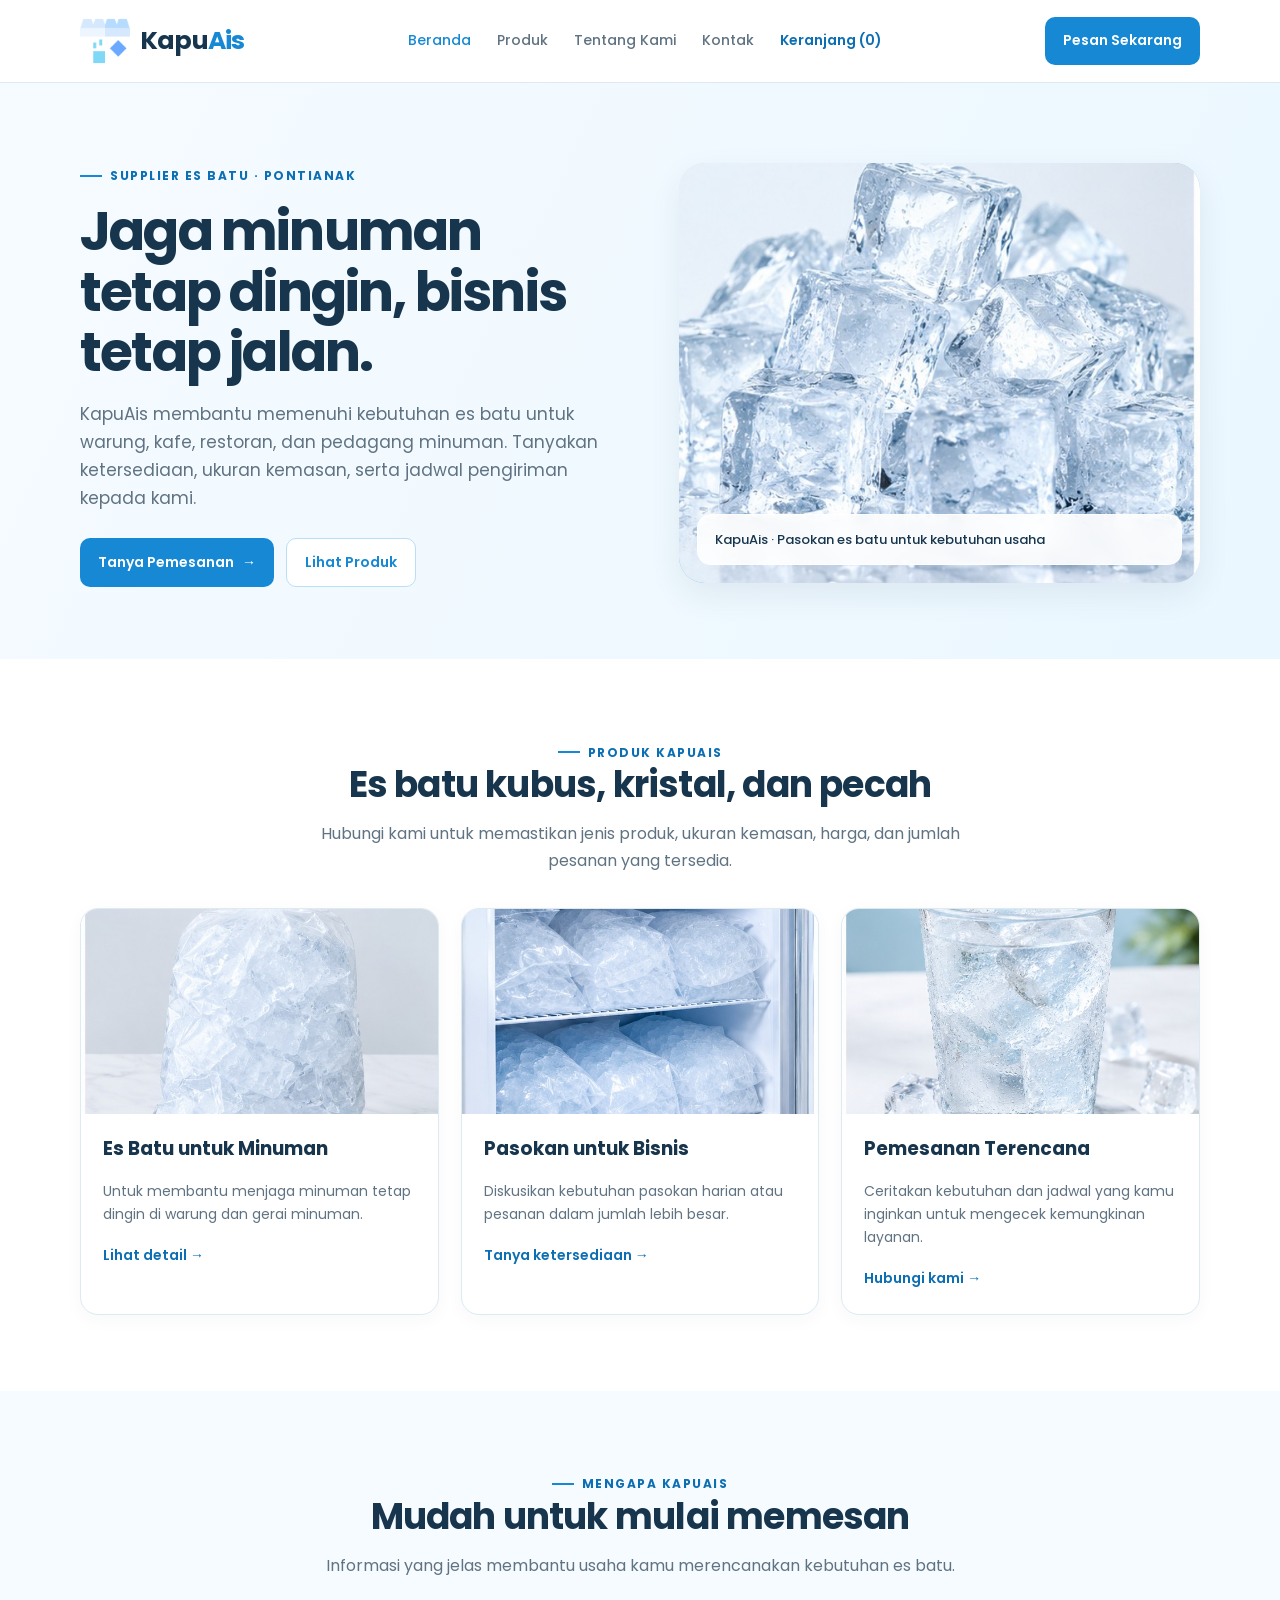
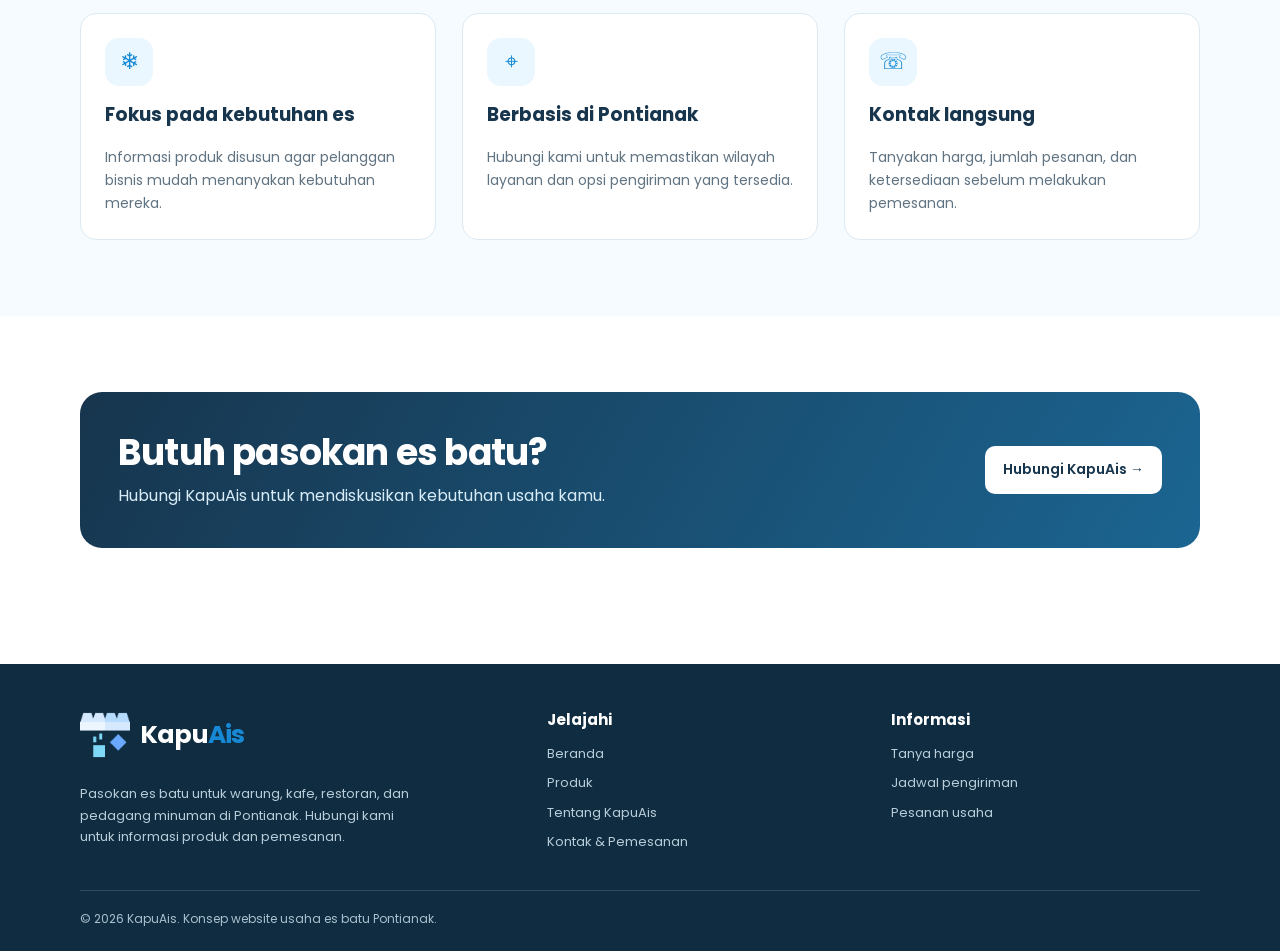
<file: KapuAis-Website-Final/KAPUAIS/index.html>
<!DOCTYPE html>
<html lang="id">
<head>
  <meta charset="UTF-8">
  <meta name="viewport" content="width=device-width, initial-scale=1.0">
  <meta name="description" content="KapuAis, pasokan es batu untuk warung, kafe, restoran, dan pedagang minuman di Pontianak.">
  <meta name="theme-color" content="#1688d4">
  <title>Beranda | KapuAis</title>
  <link rel="preconnect" href="https://fonts.googleapis.com">
  <link rel="preconnect" href="https://fonts.gstatic.com" crossorigin>
  <link href="https://fonts.googleapis.com/css2?family=Poppins:wght@400;500;600;700&display=swap" rel="stylesheet">
  <link rel="stylesheet" href="style.css">
</head>
<body>
<header class="site-header">
  <div class="container nav-wrap">
    <a class="brand" href="index.html" aria-label="KapuAis beranda">
    <img src="images/logokapuais.jpeg" alt="" width="50px">
      <span class="brand-name">Kapu<span>Ais</span></span>
    </a>
    <nav aria-label="Navigasi utama"><a href="index.html" class="active">Beranda</a>
<a href="store.html" class="">Produk</a>
<a href="about.html" class="">Tentang Kami</a>
<a href="contact.html" class="">Kontak</a><a href="cart.html" class="cart-nav">Keranjang (<span data-cart-count>0</span>)</a></nav>
    <a class="btn" href="contact.html">Pesan Sekarang</a>
  </div>
</header>
<main>

<section class="hero">
  <div class="container hero-grid">
    <div>
      <span class="eyebrow">Supplier es batu · Pontianak</span>
      <h1>Jaga minuman tetap dingin, bisnis tetap jalan.</h1>
      <p class="lead">KapuAis membantu memenuhi kebutuhan es batu untuk warung, kafe, restoran, dan pedagang minuman. Tanyakan ketersediaan, ukuran kemasan, serta jadwal pengiriman kepada kami.</p>
      <div class="button-row">
        <a class="btn" href="contact.html">Tanya Pemesanan <span aria-hidden="true">→</span></a>
        <a class="btn btn-outline" href="store.html">Lihat Produk</a>
      </div>
    </div>
    <div class="hero-photo">
      <img src="images/ice-cubes.jpg" alt="Es batu bening KapuAis">
      <div class="photo-note">KapuAis · Pasokan es batu untuk kebutuhan usaha</div>
    </div>
  </div>
</section>
<section class="section">
  <div class="container">
    <div class="section-head">
      <span class="eyebrow">Produk KapuAis</span>
      <h2>Es batu kubus, kristal, dan pecah</h2>
      <p>Hubungi kami untuk memastikan jenis produk, ukuran kemasan, harga, dan jumlah pesanan yang tersedia.</p>
    </div>
    <div class="cards">
      <article class="card">
        <div class="card-image"><img src="images/ice-bag.jpg" alt="Es batu dalam kemasan"></div>
        <div class="card-body"><h3>Es Batu untuk Minuman</h3><p>Untuk membantu menjaga minuman tetap dingin di warung dan gerai minuman.</p><a class="text-link" href="store.html">Lihat detail →</a></div>
      </article>
      <article class="card">
        <div class="card-image"><img src="images/ice-stock.jpg" alt="Persediaan es batu untuk usaha"></div>
        <div class="card-body"><h3>Pasokan untuk Bisnis</h3><p>Diskusikan kebutuhan pasokan harian atau pesanan dalam jumlah lebih besar.</p><a class="text-link" href="contact.html">Tanya ketersediaan →</a></div>
      </article>
      <article class="card">
        <div class="card-image"><img src="images/ice-glass.jpg" alt="Es batu untuk minuman dingin"></div>
        <div class="card-body"><h3>Pemesanan Terencana</h3><p>Ceritakan kebutuhan dan jadwal yang kamu inginkan untuk mengecek kemungkinan layanan.</p><a class="text-link" href="contact.html">Hubungi kami →</a></div>
      </article>
    </div>
  </div>
</section>
<section class="section section-soft">
  <div class="container">
    <div class="section-head"><span class="eyebrow">Mengapa KapuAis</span><h2>Mudah untuk mulai memesan</h2><p>Informasi yang jelas membantu usaha kamu merencanakan kebutuhan es batu.</p></div>
    <div class="features">
      <article class="feature"><div class="feature-icon">❄</div><h3>Fokus pada kebutuhan es</h3><p>Informasi produk disusun agar pelanggan bisnis mudah menanyakan kebutuhan mereka.</p></article>
      <article class="feature"><div class="feature-icon">⌖</div><h3>Berbasis di Pontianak</h3><p>Hubungi kami untuk memastikan wilayah layanan dan opsi pengiriman yang tersedia.</p></article>
      <article class="feature"><div class="feature-icon">☏</div><h3>Kontak langsung</h3><p>Tanyakan harga, jumlah pesanan, dan ketersediaan sebelum melakukan pemesanan.</p></article>
    </div>
  </div>
</section>
<section class="section">
  <div class="container"><div class="cta"><div><h2>Butuh pasokan es batu?</h2><p>Hubungi KapuAis untuk mendiskusikan kebutuhan usaha kamu.</p></div><a class="btn" href="contact.html">Hubungi KapuAis →</a></div></div>
</section>

</main>
<footer class="site-footer">
  <div class="container">
    <div class="footer-grid">
      <div>
        <a class="brand" href="index.html"><img src="images/logokapuais.jpeg" alt="" width="50px"><span class="brand-name">Kapu<span>Ais</span></span></a>
        <p>Pasokan es batu untuk warung, kafe, restoran, dan pedagang minuman di Pontianak. Hubungi kami untuk informasi produk dan pemesanan.</p>
      </div>
      <div>
        <h3>Jelajahi</h3>
        <div class="footer-links">
          <a href="index.html">Beranda</a><a href="store.html">Produk</a><a href="about.html">Tentang KapuAis</a><a href="contact.html">Kontak & Pemesanan</a>
        </div>
      </div>
      <div>
        <h3>Informasi</h3>
        <div class="footer-links">
          <a href="contact.html">Tanya harga</a><a href="contact.html">Jadwal pengiriman</a><a href="contact.html">Pesanan usaha</a>
        </div>
      </div>
    </div>
    <div class="copyright">© 2026 KapuAis. Konsep website usaha es batu Pontianak.</div>
  </div>
</footer>

<script src="shop.js"></script>
</body>
</html>
</file>
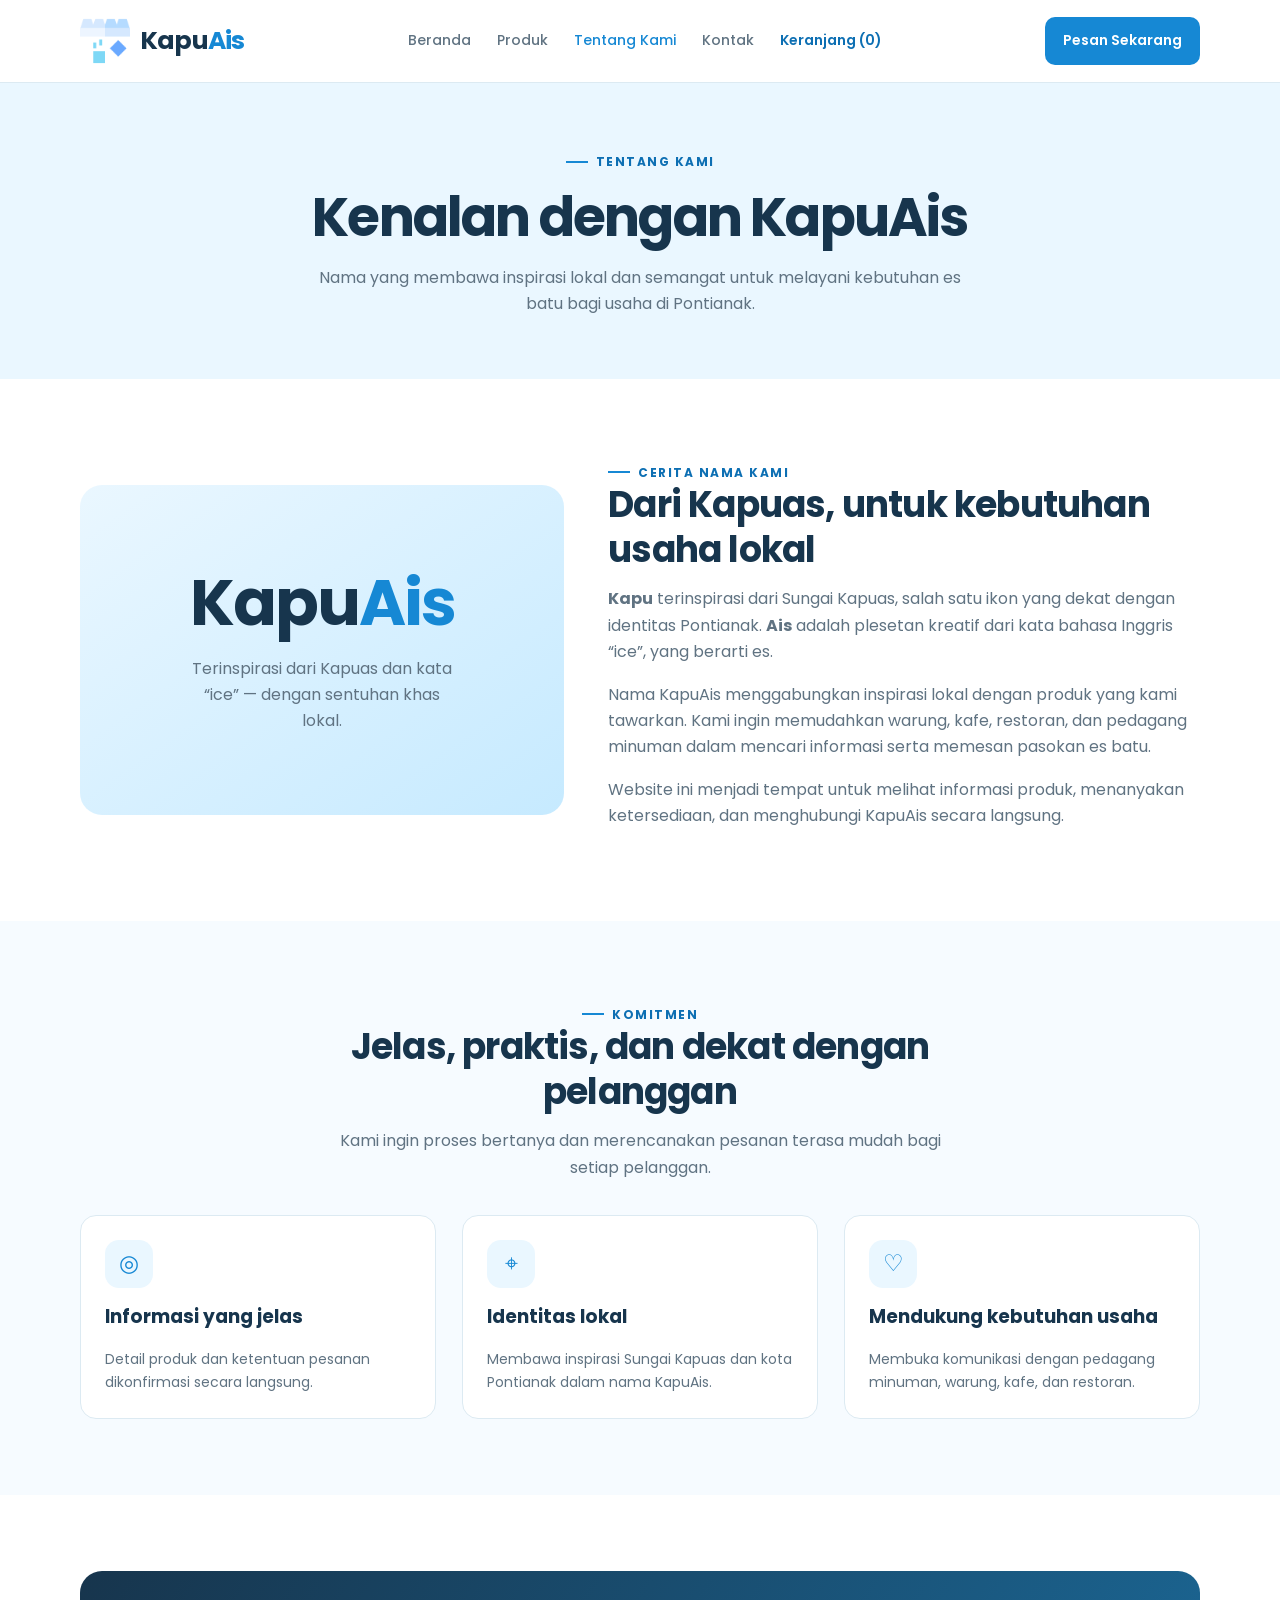
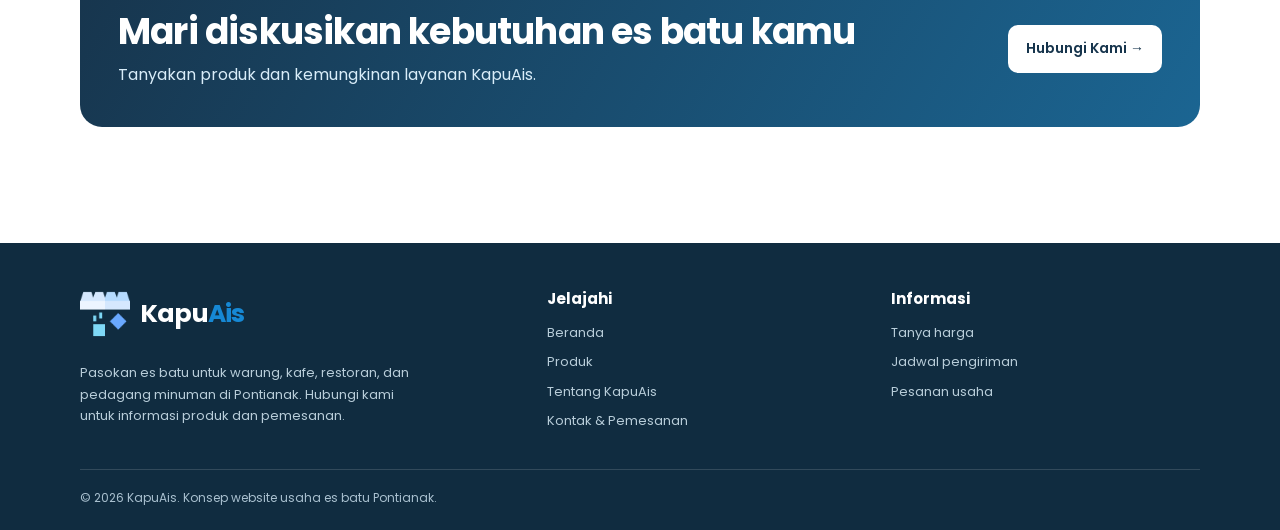
<file: KapuAis-Website-Final/KAPUAIS/about.html>
<!DOCTYPE html>
<html lang="id">
<head>
  <meta charset="UTF-8">
  <meta name="viewport" content="width=device-width, initial-scale=1.0">
  <meta name="description" content="Cerita nama KapuAis yang terinspirasi Sungai Kapuas dan ice.">
  <meta name="theme-color" content="#1688d4">
  <title>Tentang Kami | KapuAis</title>
  <link rel="preconnect" href="https://fonts.googleapis.com">
  <link rel="preconnect" href="https://fonts.gstatic.com" crossorigin>
  <link href="https://fonts.googleapis.com/css2?family=Poppins:wght@400;500;600;700&display=swap" rel="stylesheet">
  <link rel="stylesheet" href="style.css">
</head>
<body>
<header class="site-header">
  <div class="container nav-wrap">
    <a class="brand" href="index.html" aria-label="KapuAis beranda">
      <img src="images/logokapuais.jpeg" alt="" width="50px">
      <span class="brand-name">Kapu<span>Ais</span></span>
    </a>
    <nav aria-label="Navigasi utama"><a href="index.html" class="">Beranda</a>
<a href="store.html" class="">Produk</a>
<a href="about.html" class="active">Tentang Kami</a>
<a href="contact.html" class="">Kontak</a><a href="cart.html" class="cart-nav">Keranjang (<span data-cart-count>0</span>)</a></nav>
    <a class="btn" href="contact.html">Pesan Sekarang</a>
  </div>
</header>
<main>

<section class="page-hero"><div class="container"><span class="eyebrow">Tentang Kami</span><h1>Kenalan dengan KapuAis</h1><p>Nama yang membawa inspirasi lokal dan semangat untuk melayani kebutuhan es batu bagi usaha di Pontianak.</p></div></section>
<section class="section">
  <div class="container">
    <div class="about-grid">
      <div class="about-visual"><div class="big-brand">Kapu<span>Ais</span></div><p>Terinspirasi dari Kapuas dan kata “ice” — dengan sentuhan khas lokal.</p></div>
      <div class="about-copy"><span class="eyebrow">Cerita nama kami</span><h2>Dari Kapuas, untuk kebutuhan usaha lokal</h2><p><strong>Kapu</strong> terinspirasi dari Sungai Kapuas, salah satu ikon yang dekat dengan identitas Pontianak. <strong>Ais</strong> adalah plesetan kreatif dari kata bahasa Inggris “ice”, yang berarti es.</p><p>Nama KapuAis menggabungkan inspirasi lokal dengan produk yang kami tawarkan. Kami ingin memudahkan warung, kafe, restoran, dan pedagang minuman dalam mencari informasi serta memesan pasokan es batu.</p><p>Website ini menjadi tempat untuk melihat informasi produk, menanyakan ketersediaan, dan menghubungi KapuAis secara langsung.</p></div>
    </div>
  </div>
</section>
<section class="section section-soft">
  <div class="container">
    <div class="section-head"><span class="eyebrow">Komitmen</span><h2>Jelas, praktis, dan dekat dengan pelanggan</h2><p>Kami ingin proses bertanya dan merencanakan pesanan terasa mudah bagi setiap pelanggan.</p></div>
    <div class="features">
      <article class="feature"><div class="feature-icon">◎</div><h3>Informasi yang jelas</h3><p>Detail produk dan ketentuan pesanan dikonfirmasi secara langsung.</p></article>
      <article class="feature"><div class="feature-icon">⌖</div><h3>Identitas lokal</h3><p>Membawa inspirasi Sungai Kapuas dan kota Pontianak dalam nama KapuAis.</p></article>
      <article class="feature"><div class="feature-icon">♡</div><h3>Mendukung kebutuhan usaha</h3><p>Membuka komunikasi dengan pedagang minuman, warung, kafe, dan restoran.</p></article>
    </div>
  </div>
</section>
<section class="section"><div class="container"><div class="cta"><div><h2>Mari diskusikan kebutuhan es batu kamu</h2><p>Tanyakan produk dan kemungkinan layanan KapuAis.</p></div><a class="btn" href="contact.html">Hubungi Kami →</a></div></div></section>

</main>
<footer class="site-footer">
  <div class="container">
    <div class="footer-grid">
      <div>
        <a class="brand" href="index.html"><img src="images/logokapuais.jpeg" alt="" width="50px"><span class="brand-name">Kapu<span>Ais</span></span></a>
        <p>Pasokan es batu untuk warung, kafe, restoran, dan pedagang minuman di Pontianak. Hubungi kami untuk informasi produk dan pemesanan.</p>
      </div>
      <div>
        <h3>Jelajahi</h3>
        <div class="footer-links">
          <a href="index.html">Beranda</a><a href="store.html">Produk</a><a href="about.html">Tentang KapuAis</a><a href="contact.html">Kontak & Pemesanan</a>
        </div>
      </div>
      <div>
        <h3>Informasi</h3>
        <div class="footer-links">
          <a href="contact.html">Tanya harga</a><a href="contact.html">Jadwal pengiriman</a><a href="contact.html">Pesanan usaha</a>
        </div>
      </div>
    </div>
    <div class="copyright">© 2026 KapuAis. Konsep website usaha es batu Pontianak.</div>
  </div>
</footer>

<script src="shop.js"></script>
</body>
</html>
</file>
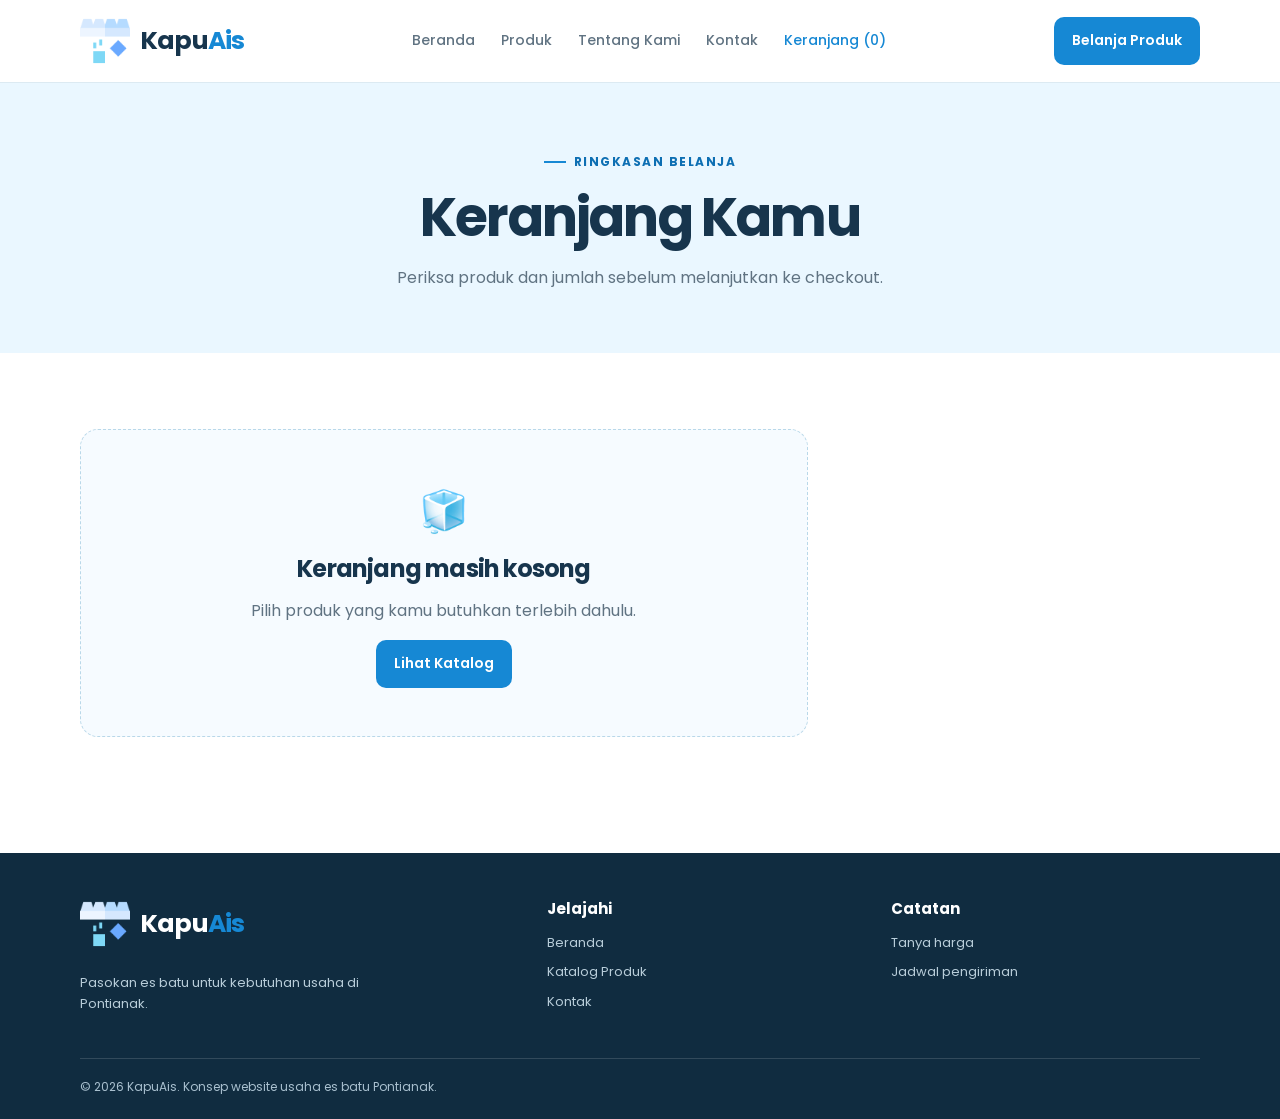
<file: KapuAis-Website-Final/KAPUAIS/cart.html>
<!DOCTYPE html>
<html lang="id">

<head>
    <meta charset="UTF-8">
    <meta name="viewport" content="width=device-width, initial-scale=1.0">
    <meta name="theme-color" content="#1688d4">
    <title>Keranjang | KapuAis</title>
    <link rel="preconnect" href="https://fonts.googleapis.com">
    <link rel="preconnect" href="https://fonts.gstatic.com" crossorigin>
    <link href="https://fonts.googleapis.com/css2?family=Poppins:wght@400;500;600;700&display=swap" rel="stylesheet">
    <link rel="stylesheet" href="style.css">
</head>

<body>
    <header class="site-header">
        <div class="container nav-wrap"><a class="brand" href="index.html"><img src="images/logokapuais.jpeg" alt="" width="50px"><span
                    class="brand-name">Kapu<span>Ais</span></span></a>
            <nav aria-label="Navigasi utama"><a href="index.html">Beranda</a><a href="store.html">Produk</a><a
                    href="about.html">Tentang Kami</a><a href="contact.html">Kontak</a><a href="cart.html"
                    class="active">Keranjang (<span data-cart-count>0</span>)</a></nav><a class="btn"
                href="store.html">Belanja Produk</a>
        </div>
    </header>
    <main>
        <section class="page-hero">
            <div class="container"><span class="eyebrow">Ringkasan Belanja</span>
                <h1>Keranjang Kamu</h1>
                <p>Periksa produk dan jumlah sebelum melanjutkan ke checkout.</p>
            </div>
        </section>
        <section class="section">
            <div class="container cart-layout">
                <div id="cartItems" class="cart-items" aria-live="polite"></div>
                <aside id="cartSummary" class="cart-summary" hidden>
                    <h2>Ringkasan</h2>
                    <div class="summary-row"><span>Total produk</span><strong id="cartTotal">Rp0</strong></div>
                    <p class="form-help"><span id="cartPriceNote">Harga produk dan ongkir akan dikonfirmasi admin
                            sebelum pesanan dipastikan.</span></p><a class="btn btn-full" href="checkout.html">Lanjut
                        Checkout →</a><a class="text-link continue-shopping" href="store.html">← Lanjut belanja</a>
                </aside>
            </div>
        </section>
    </main>
    <footer class="site-footer">
        <div class="container">
            <div class="footer-grid">
                <div><a class="brand" href="index.html"><img src="images/logokapuais.jpeg" alt="" width="50px"><span
                            class="brand-name">Kapu<span>Ais</span></span></a>
                    <p>Pasokan es batu untuk kebutuhan usaha di Pontianak.</p>
                </div>
                <div>
                    <h3>Jelajahi</h3>
                    <div class="footer-links"><a href="index.html">Beranda</a><a href="store.html">Katalog Produk</a><a
                            href="contact.html">Kontak</a></div>
                </div>
                <div>
                    <h3>Catatan</h3>
                    <div class="footer-links"><a href="contact.html">Tanya harga</a><a href="contact.html">Jadwal
                            pengiriman</a></div>
                </div>
            </div>
            <div class="copyright">© 2026 KapuAis. Konsep website usaha es batu Pontianak.</div>
        </div>
    </footer>
    <script src="shop.js"></script>
</body>

</html>
</file>
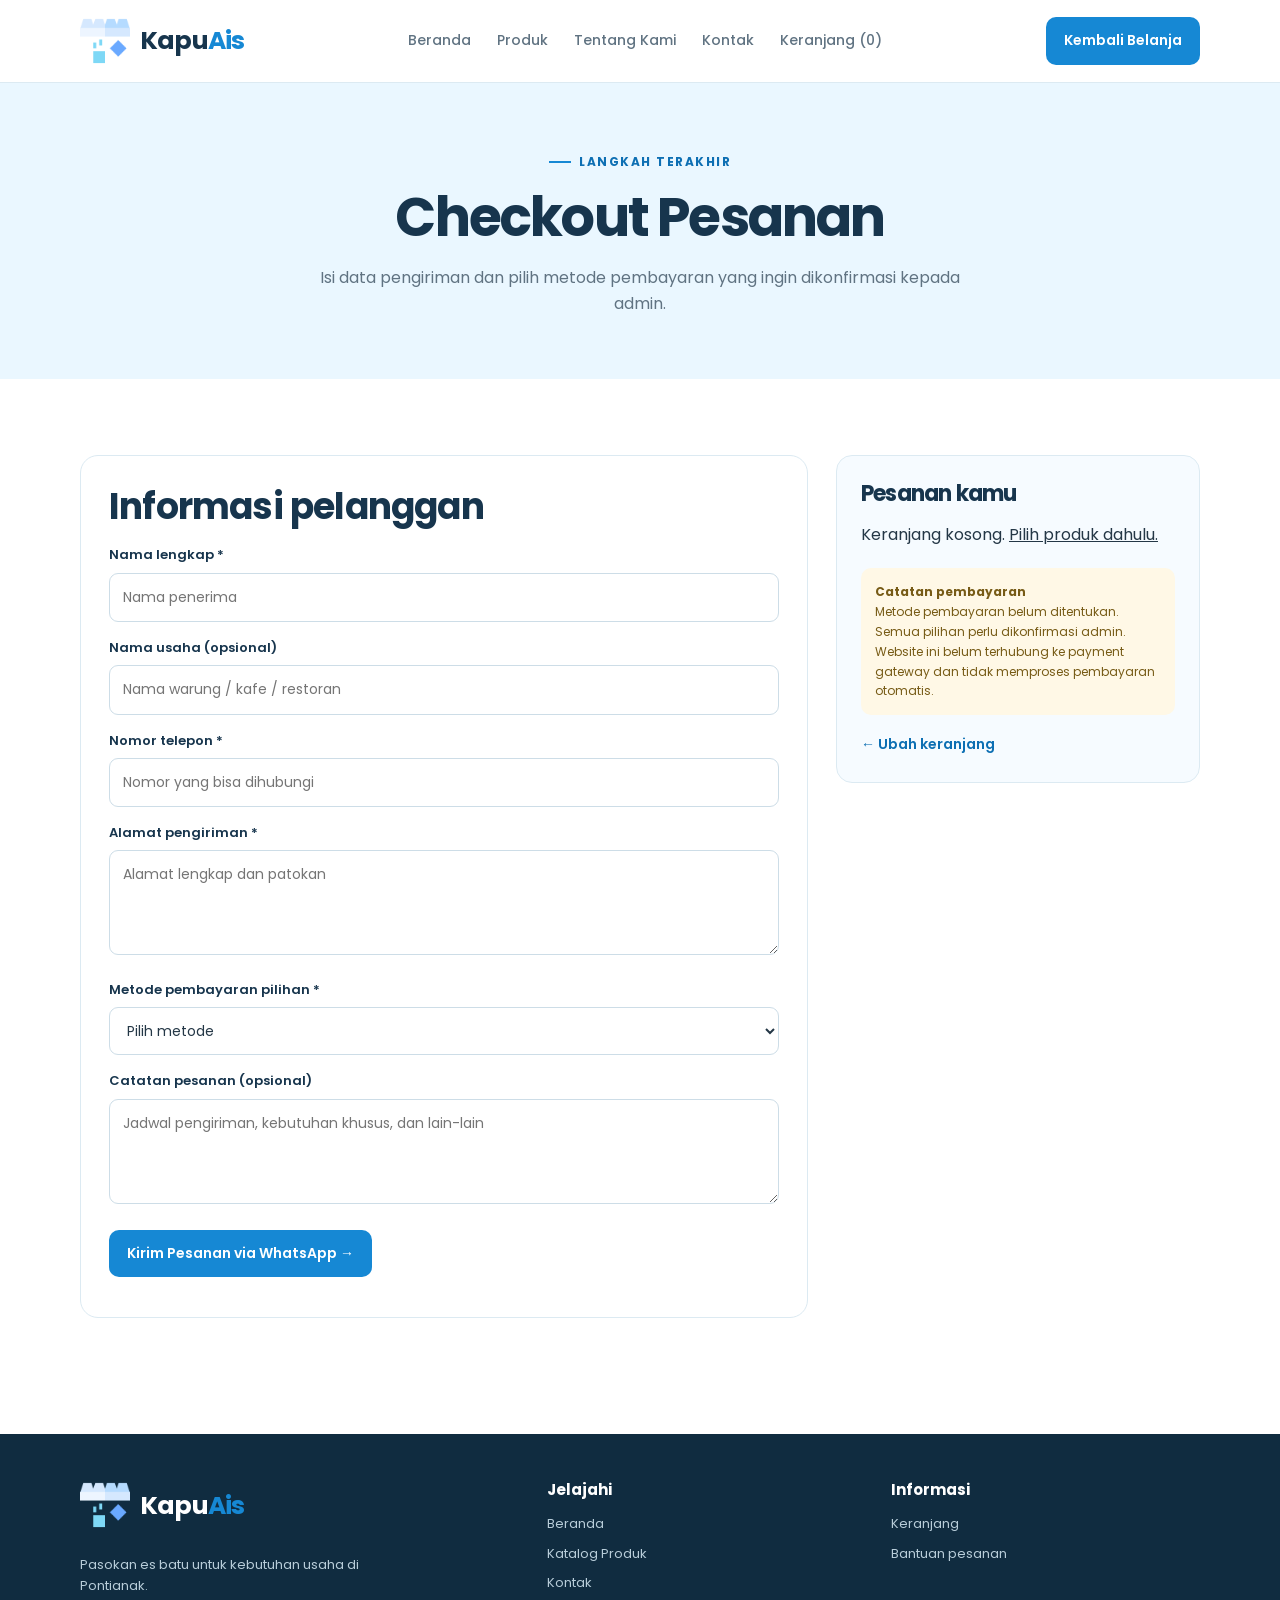
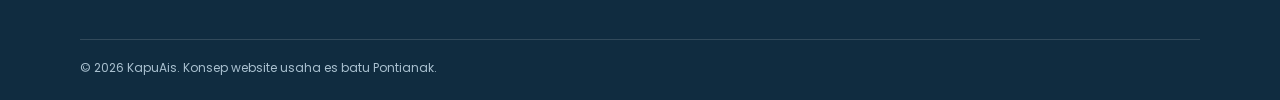
<file: KapuAis-Website-Final/KAPUAIS/checkout.html>
<!DOCTYPE html>
<html lang="id">

<head>
    <meta charset="UTF-8">
    <meta name="viewport" content="width=device-width, initial-scale=1.0">
    <meta name="theme-color" content="#1688d4">
    <title>Checkout | KapuAis</title>
    <link rel="preconnect" href="https://fonts.googleapis.com">
    <link rel="preconnect" href="https://fonts.gstatic.com" crossorigin>
    <link href="https://fonts.googleapis.com/css2?family=Poppins:wght@400;500;600;700&display=swap" rel="stylesheet">
    <link rel="stylesheet" href="style.css">
</head>

<body>
    <header class="site-header">
        <div class="container nav-wrap"><a class="brand" href="index.html"><img src="images/logokapuais.jpeg" alt="" width="50px"><span
                    class="brand-name">Kapu<span>Ais</span></span></a>
            <nav aria-label="Navigasi utama"><a href="index.html">Beranda</a><a href="store.html">Produk</a><a
                    href="about.html">Tentang Kami</a><a href="contact.html">Kontak</a><a href="cart.html">Keranjang
                    (<span data-cart-count>0</span>)</a></nav><a class="btn" href="store.html">Kembali Belanja</a>
        </div>
    </header>
    <main>
        <section class="page-hero">
            <div class="container"><span class="eyebrow">Langkah Terakhir</span>
                <h1>Checkout Pesanan</h1>
                <p>Isi data pengiriman dan pilih metode pembayaran yang ingin dikonfirmasi kepada admin.</p>
            </div>
        </section>
        <section class="section">
            <div class="container checkout-layout">
                <div class="form-panel">
                    <h2>Informasi pelanggan</h2>
                    <form id="checkoutForm"><label for="nama">Nama lengkap *</label><input id="nama" name="nama"
                            autocomplete="name" required placeholder="Nama penerima"><label for="usaha">Nama usaha
                            (opsional)</label><input id="usaha" name="usaha"
                            placeholder="Nama warung / kafe / restoran"><label for="telepon">Nomor telepon
                            *</label><input id="telepon" name="telepon" type="tel" autocomplete="tel" required
                            placeholder="Nomor yang bisa dihubungi"><label for="alamat">Alamat pengiriman
                            *</label><textarea id="alamat" name="alamat" autocomplete="street-address" required
                            placeholder="Alamat lengkap dan patokan"></textarea><label for="pembayaran">Metode
                            pembayaran pilihan *</label><select id="pembayaran" name="pembayaran" required>
                            <option value="">Pilih metode</option>
                            <option>COD</option>
                            <option>Transfer bank</option>
                            <option>QRIS</option>
                            <option>INVOICE</option>
                        </select><label for="catatan">Catatan pesanan (opsional)</label><textarea id="catatan"
                            name="catatan"
                            placeholder="Jadwal pengiriman, kebutuhan khusus, dan lain-lain"></textarea><button
                            class="btn" type="submit">Kirim Pesanan via WhatsApp →</button>
                        <p id="checkoutStatus" class="form-help" role="status" aria-live="polite"></p>
                    </form>
                </div>
                <aside class="cart-summary checkout-summary">
                    <h2>Pesanan kamu</h2>
                    <div id="checkoutItems"></div>
                    <p class="payment-note"><strong>Catatan pembayaran</strong><br>Metode pembayaran belum ditentukan.
                        Semua pilihan perlu dikonfirmasi admin. Website ini belum terhubung ke payment gateway dan tidak
                        memproses pembayaran otomatis.</p><a class="text-link" href="cart.html">← Ubah keranjang</a>
                </aside>
            </div>
        </section>
    </main>
    <footer class="site-footer">
        <div class="container">
            <div class="footer-grid">
                <div><a class="brand" href="index.html"><img src="images/logokapuais.jpeg" alt="" width="50px"><span
                            class="brand-name">Kapu<span>Ais</span></span></a>
                    <p>Pasokan es batu untuk kebutuhan usaha di Pontianak.</p>
                </div>
                <div>
                    <h3>Jelajahi</h3>
                    <div class="footer-links"><a href="index.html">Beranda</a><a href="store.html">Katalog Produk</a><a
                            href="contact.html">Kontak</a></div>
                </div>
                <div>
                    <h3>Informasi</h3>
                    <div class="footer-links"><a href="cart.html">Keranjang</a><a href="contact.html">Bantuan
                            pesanan</a></div>
                </div>
            </div>
            <div class="copyright">© 2026 KapuAis. Konsep website usaha es batu Pontianak.</div>
        </div>
    </footer>
    <script src="shop.js"></script>
</body>

</html>
</file>
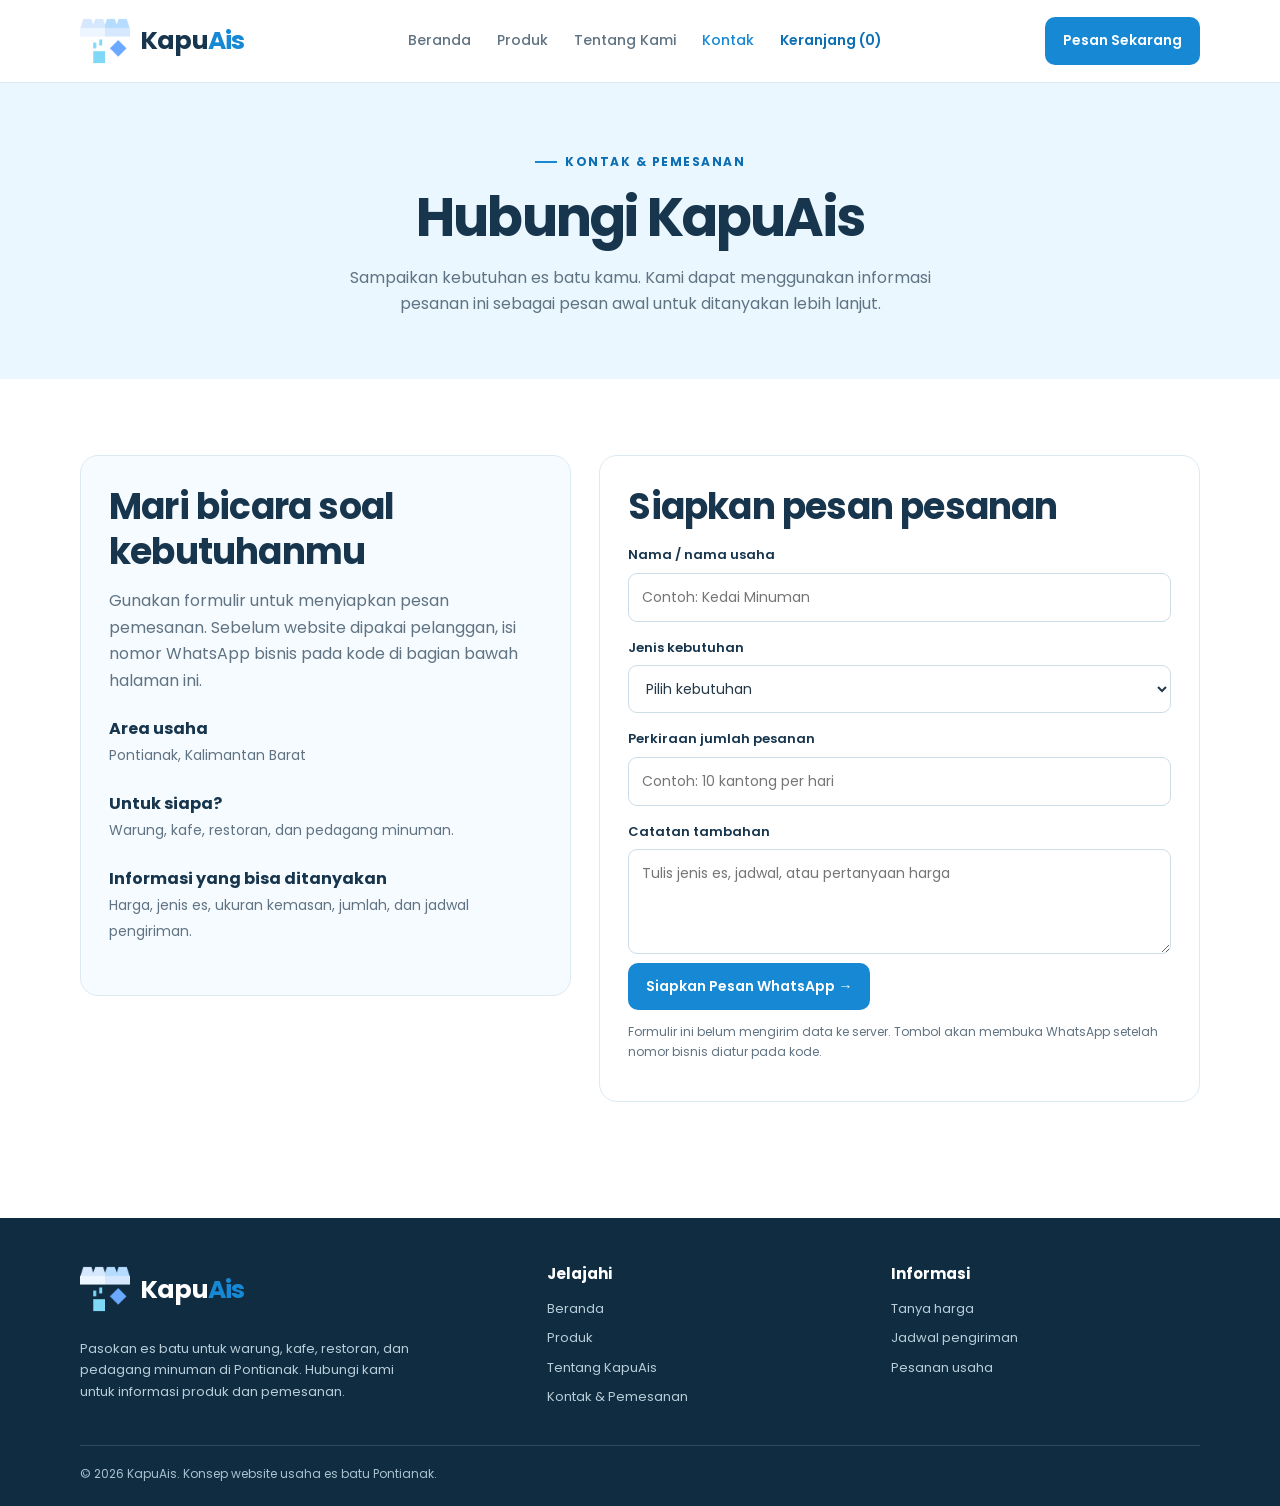
<file: KapuAis-Website-Final/KAPUAIS/contact.html>
<!DOCTYPE html>
<html lang="id">
<head>
  <meta charset="UTF-8">
  <meta name="viewport" content="width=device-width, initial-scale=1.0">
  <meta name="description" content="Hubungi KapuAis untuk menanyakan pasokan es batu di Pontianak.">
  <meta name="theme-color" content="#1688d4">
  <title>Kontak | KapuAis</title>
  <link rel="preconnect" href="https://fonts.googleapis.com">
  <link rel="preconnect" href="https://fonts.gstatic.com" crossorigin>
  <link href="https://fonts.googleapis.com/css2?family=Poppins:wght@400;500;600;700&display=swap" rel="stylesheet">
  <link rel="stylesheet" href="style.css">
</head>
<body>
<header class="site-header">
  <div class="container nav-wrap">
    <a class="brand" href="index.html" aria-label="KapuAis beranda">
      <img src="images/logokapuais.jpeg" alt="" width="50px">
      <span class="brand-name">Kapu<span>Ais</span></span>
    </a>
    <nav aria-label="Navigasi utama"><a href="index.html" class="">Beranda</a>
<a href="store.html" class="">Produk</a>
<a href="about.html" class="">Tentang Kami</a>
<a href="contact.html" class="active">Kontak</a><a href="cart.html" class="cart-nav">Keranjang (<span data-cart-count>0</span>)</a></nav>
    <a class="btn" href="contact.html">Pesan Sekarang</a>
  </div>
</header>
<main>

<section class="page-hero"><div class="container"><span class="eyebrow">Kontak & Pemesanan</span><h1>Hubungi KapuAis</h1><p>Sampaikan kebutuhan es batu kamu. Kami dapat menggunakan informasi pesanan ini sebagai pesan awal untuk ditanyakan lebih lanjut.</p></div></section>
<section class="section">
  <div class="container contact-grid">
    <div class="contact-panel">
      <h2>Mari bicara soal kebutuhanmu</h2>
      <p style="color:var(--muted)">Gunakan formulir untuk menyiapkan pesan pemesanan. Sebelum website dipakai pelanggan, isi nomor WhatsApp bisnis pada kode di bagian bawah halaman ini.</p>
      <div class="contact-item"><strong>Area usaha</strong><span>Pontianak, Kalimantan Barat</span></div>
      <div class="contact-item"><strong>Untuk siapa?</strong><span>Warung, kafe, restoran, dan pedagang minuman.</span></div>
      <div class="contact-item"><strong>Informasi yang bisa ditanyakan</strong><span>Harga, jenis es, ukuran kemasan, jumlah, dan jadwal pengiriman.</span></div>
    </div>
    <div class="form-panel">
      <h2>Siapkan pesan pesanan</h2>
      <form id="orderForm">
        <label for="nama">Nama / nama usaha</label><input id="nama" name="nama" placeholder="Contoh: Kedai Minuman" required>
        <label for="jenis">Jenis kebutuhan</label>
        <select id="jenis" name="jenis" required><option value="">Pilih kebutuhan</option><option>Warung / pedagang minuman</option><option>Kafe / restoran</option><option>Pesanan grosir</option><option>Lainnya</option></select>
        <label for="jumlah">Perkiraan jumlah pesanan</label><input id="jumlah" name="jumlah" placeholder="Contoh: 10 kantong per hari">
        <label for="catatan">Catatan tambahan</label><textarea id="catatan" name="catatan" placeholder="Tulis jenis es, jadwal, atau pertanyaan harga"></textarea>
        <button class="btn" type="submit">Siapkan Pesan WhatsApp →</button>
        <p class="form-help">Formulir ini belum mengirim data ke server. Tombol akan membuka WhatsApp setelah nomor bisnis diatur pada kode.</p>
        <p id="formMessage" class="form-help" role="status"></p>
      </form>
    </div>
  </div>
</section>

</main>
<footer class="site-footer">
  <div class="container">
    <div class="footer-grid">
      <div>
        <a class="brand" href="index.html"><img src="images/logokapuais.jpeg" alt="" width="50px"><span class="brand-name">Kapu<span>Ais</span></span></a>
        <p>Pasokan es batu untuk warung, kafe, restoran, dan pedagang minuman di Pontianak. Hubungi kami untuk informasi produk dan pemesanan.</p>
      </div>
      <div>
        <h3>Jelajahi</h3>
        <div class="footer-links">
          <a href="index.html">Beranda</a><a href="store.html">Produk</a><a href="about.html">Tentang KapuAis</a><a href="contact.html">Kontak & Pemesanan</a>
        </div>
      </div>
      <div>
        <h3>Informasi</h3>
        <div class="footer-links">
          <a href="contact.html">Tanya harga</a><a href="contact.html">Jadwal pengiriman</a><a href="contact.html">Pesanan usaha</a>
        </div>
      </div>
    </div>
    <div class="copyright">© 2026 KapuAis. Konsep website usaha es batu Pontianak.</div>
  </div>
</footer>
<script>
  // GANTI nilai ini dengan nomor WhatsApp bisnis KapuAis, format internasional tanpa tanda + atau spasi.
  // Contoh format: 62812xxxxxxxx
  const nomorWhatsAppKapuAis = "GANTI_DENGAN_NOMOR_BISNIS";

  document.getElementById("orderForm").addEventListener("submit", function (event) {
    event.preventDefault();

    const nama = document.getElementById("nama").value.trim();
    const jenis = document.getElementById("jenis").value;
    const jumlah = document.getElementById("jumlah").value.trim() || "Belum ditentukan";
    const catatan = document.getElementById("catatan").value.trim() || "Tidak ada catatan";
    const pesan = `Halo KapuAis, saya ingin bertanya tentang pesanan es batu.%0A%0ANama/usaha: ${encodeURIComponent(nama)}%0AKebutuhan: ${encodeURIComponent(jenis)}%0APerkiraan jumlah: ${encodeURIComponent(jumlah)}%0ACatatan: ${encodeURIComponent(catatan)}`;

    if (nomorWhatsAppKapuAis === "GANTI_DENGAN_NOMOR_BISNIS") {
      document.getElementById("formMessage").textContent =
        "Formulir sudah siap. Untuk mengaktifkan WhatsApp, ganti nomor contoh pada kode JavaScript dengan nomor bisnis KapuAis.";
      return;
    }

    window.open(`https://wa.me/${nomorWhatsAppKapuAis}?text=${pesan}`, "_blank", "noopener");
  });
</script>
<script src="shop.js"></script>
</body>
</html>
</file>
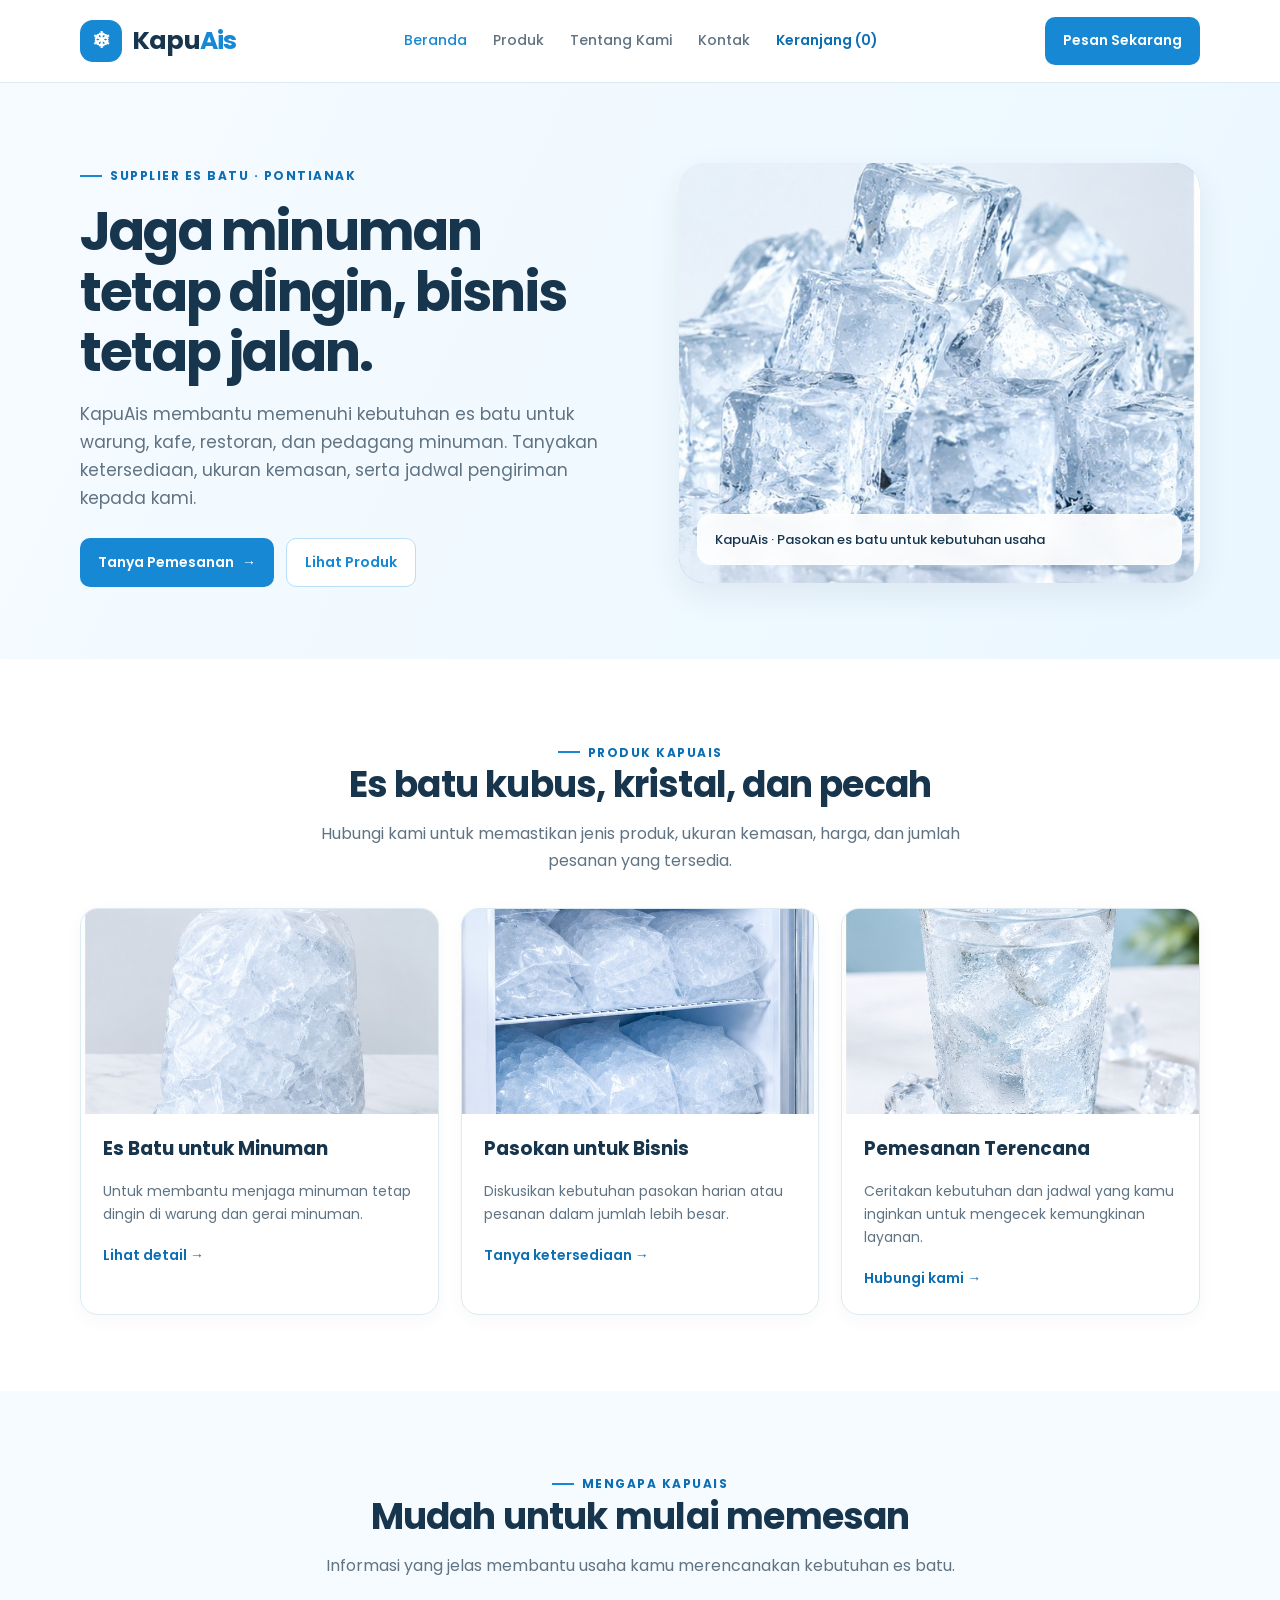
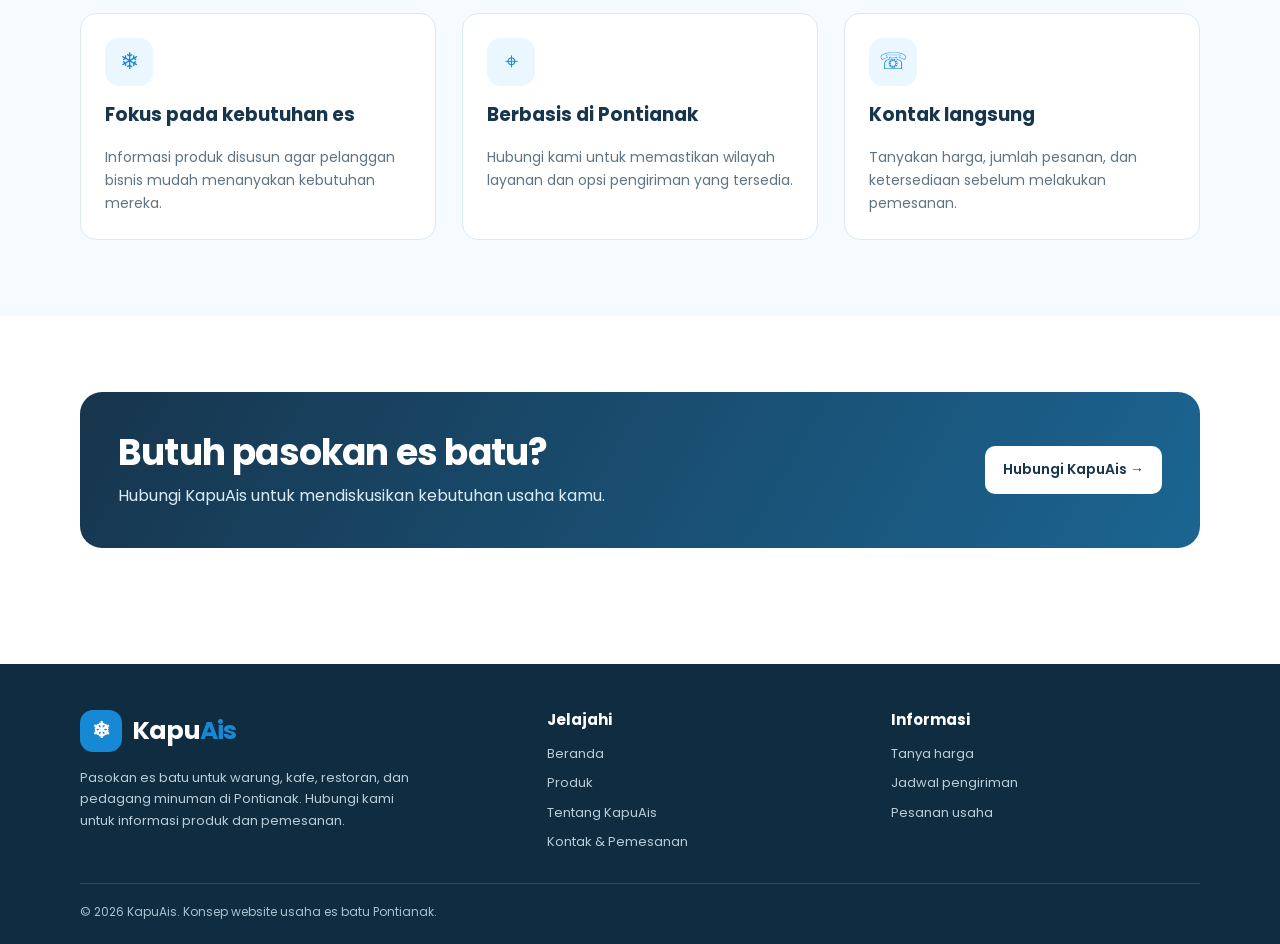
<file: KapuAis-Website-Final/KAPUAIS/home.html>
<!DOCTYPE html>
<html lang="id">
<head>
  <meta charset="UTF-8">
  <meta name="viewport" content="width=device-width, initial-scale=1.0">
  <meta name="description" content="KapuAis, pasokan es batu untuk warung, kafe, restoran, dan pedagang minuman di Pontianak.">
  <meta name="theme-color" content="#1688d4">
  <title>Beranda | KapuAis</title>
  <link rel="preconnect" href="https://fonts.googleapis.com">
  <link rel="preconnect" href="https://fonts.gstatic.com" crossorigin>
  <link href="https://fonts.googleapis.com/css2?family=Poppins:wght@400;500;600;700&display=swap" rel="stylesheet">
  <link rel="stylesheet" href="style.css">
</head>
<body>
<header class="site-header">
  <div class="container nav-wrap">
    <a class="brand" href="home.html" aria-label="KapuAis beranda">
      <span class="brand-mark">❄</span>
      <span class="brand-name">Kapu<span>Ais</span></span>
    </a>
    <nav aria-label="Navigasi utama"><a href="home.html" class="active">Beranda</a>
<a href="store.html" class="">Produk</a>
<a href="about.html" class="">Tentang Kami</a>
<a href="contact.html" class="">Kontak</a><a href="cart.html" class="cart-nav">Keranjang (<span data-cart-count>0</span>)</a></nav>
    <a class="btn" href="contact.html">Pesan Sekarang</a>
  </div>
</header>
<main>

<section class="hero">
  <div class="container hero-grid">
    <div>
      <span class="eyebrow">Supplier es batu · Pontianak</span>
      <h1>Jaga minuman tetap dingin, bisnis tetap jalan.</h1>
      <p class="lead">KapuAis membantu memenuhi kebutuhan es batu untuk warung, kafe, restoran, dan pedagang minuman. Tanyakan ketersediaan, ukuran kemasan, serta jadwal pengiriman kepada kami.</p>
      <div class="button-row">
        <a class="btn" href="contact.html">Tanya Pemesanan <span aria-hidden="true">→</span></a>
        <a class="btn btn-outline" href="store.html">Lihat Produk</a>
      </div>
    </div>
    <div class="hero-photo">
      <img src="images/ice-cubes.jpg" alt="Es batu bening KapuAis">
      <div class="photo-note">KapuAis · Pasokan es batu untuk kebutuhan usaha</div>
    </div>
  </div>
</section>
<section class="section">
  <div class="container">
    <div class="section-head">
      <span class="eyebrow">Produk KapuAis</span>
      <h2>Es batu kubus, kristal, dan pecah</h2>
      <p>Hubungi kami untuk memastikan jenis produk, ukuran kemasan, harga, dan jumlah pesanan yang tersedia.</p>
    </div>
    <div class="cards">
      <article class="card">
        <div class="card-image"><img src="images/ice-bag.jpg" alt="Es batu dalam kemasan"></div>
        <div class="card-body"><h3>Es Batu untuk Minuman</h3><p>Untuk membantu menjaga minuman tetap dingin di warung dan gerai minuman.</p><a class="text-link" href="store.html">Lihat detail →</a></div>
      </article>
      <article class="card">
        <div class="card-image"><img src="images/ice-stock.jpg" alt="Persediaan es batu untuk usaha"></div>
        <div class="card-body"><h3>Pasokan untuk Bisnis</h3><p>Diskusikan kebutuhan pasokan harian atau pesanan dalam jumlah lebih besar.</p><a class="text-link" href="contact.html">Tanya ketersediaan →</a></div>
      </article>
      <article class="card">
        <div class="card-image"><img src="images/ice-glass.jpg" alt="Es batu untuk minuman dingin"></div>
        <div class="card-body"><h3>Pemesanan Terencana</h3><p>Ceritakan kebutuhan dan jadwal yang kamu inginkan untuk mengecek kemungkinan layanan.</p><a class="text-link" href="contact.html">Hubungi kami →</a></div>
      </article>
    </div>
  </div>
</section>
<section class="section section-soft">
  <div class="container">
    <div class="section-head"><span class="eyebrow">Mengapa KapuAis</span><h2>Mudah untuk mulai memesan</h2><p>Informasi yang jelas membantu usaha kamu merencanakan kebutuhan es batu.</p></div>
    <div class="features">
      <article class="feature"><div class="feature-icon">❄</div><h3>Fokus pada kebutuhan es</h3><p>Informasi produk disusun agar pelanggan bisnis mudah menanyakan kebutuhan mereka.</p></article>
      <article class="feature"><div class="feature-icon">⌖</div><h3>Berbasis di Pontianak</h3><p>Hubungi kami untuk memastikan wilayah layanan dan opsi pengiriman yang tersedia.</p></article>
      <article class="feature"><div class="feature-icon">☏</div><h3>Kontak langsung</h3><p>Tanyakan harga, jumlah pesanan, dan ketersediaan sebelum melakukan pemesanan.</p></article>
    </div>
  </div>
</section>
<section class="section">
  <div class="container"><div class="cta"><div><h2>Butuh pasokan es batu?</h2><p>Hubungi KapuAis untuk mendiskusikan kebutuhan usaha kamu.</p></div><a class="btn" href="contact.html">Hubungi KapuAis →</a></div></div>
</section>

</main>
<footer class="site-footer">
  <div class="container">
    <div class="footer-grid">
      <div>
        <a class="brand" href="home.html"><span class="brand-mark">❄</span><span class="brand-name">Kapu<span>Ais</span></span></a>
        <p>Pasokan es batu untuk warung, kafe, restoran, dan pedagang minuman di Pontianak. Hubungi kami untuk informasi produk dan pemesanan.</p>
      </div>
      <div>
        <h3>Jelajahi</h3>
        <div class="footer-links">
          <a href="home.html">Beranda</a><a href="store.html">Produk</a><a href="about.html">Tentang KapuAis</a><a href="contact.html">Kontak & Pemesanan</a>
        </div>
      </div>
      <div>
        <h3>Informasi</h3>
        <div class="footer-links">
          <a href="contact.html">Tanya harga</a><a href="contact.html">Jadwal pengiriman</a><a href="contact.html">Pesanan usaha</a>
        </div>
      </div>
    </div>
    <div class="copyright">© 2026 KapuAis. Konsep website usaha es batu Pontianak.</div>
  </div>
</footer>

<script src="shop.js"></script>
</body>
</html>
</file>
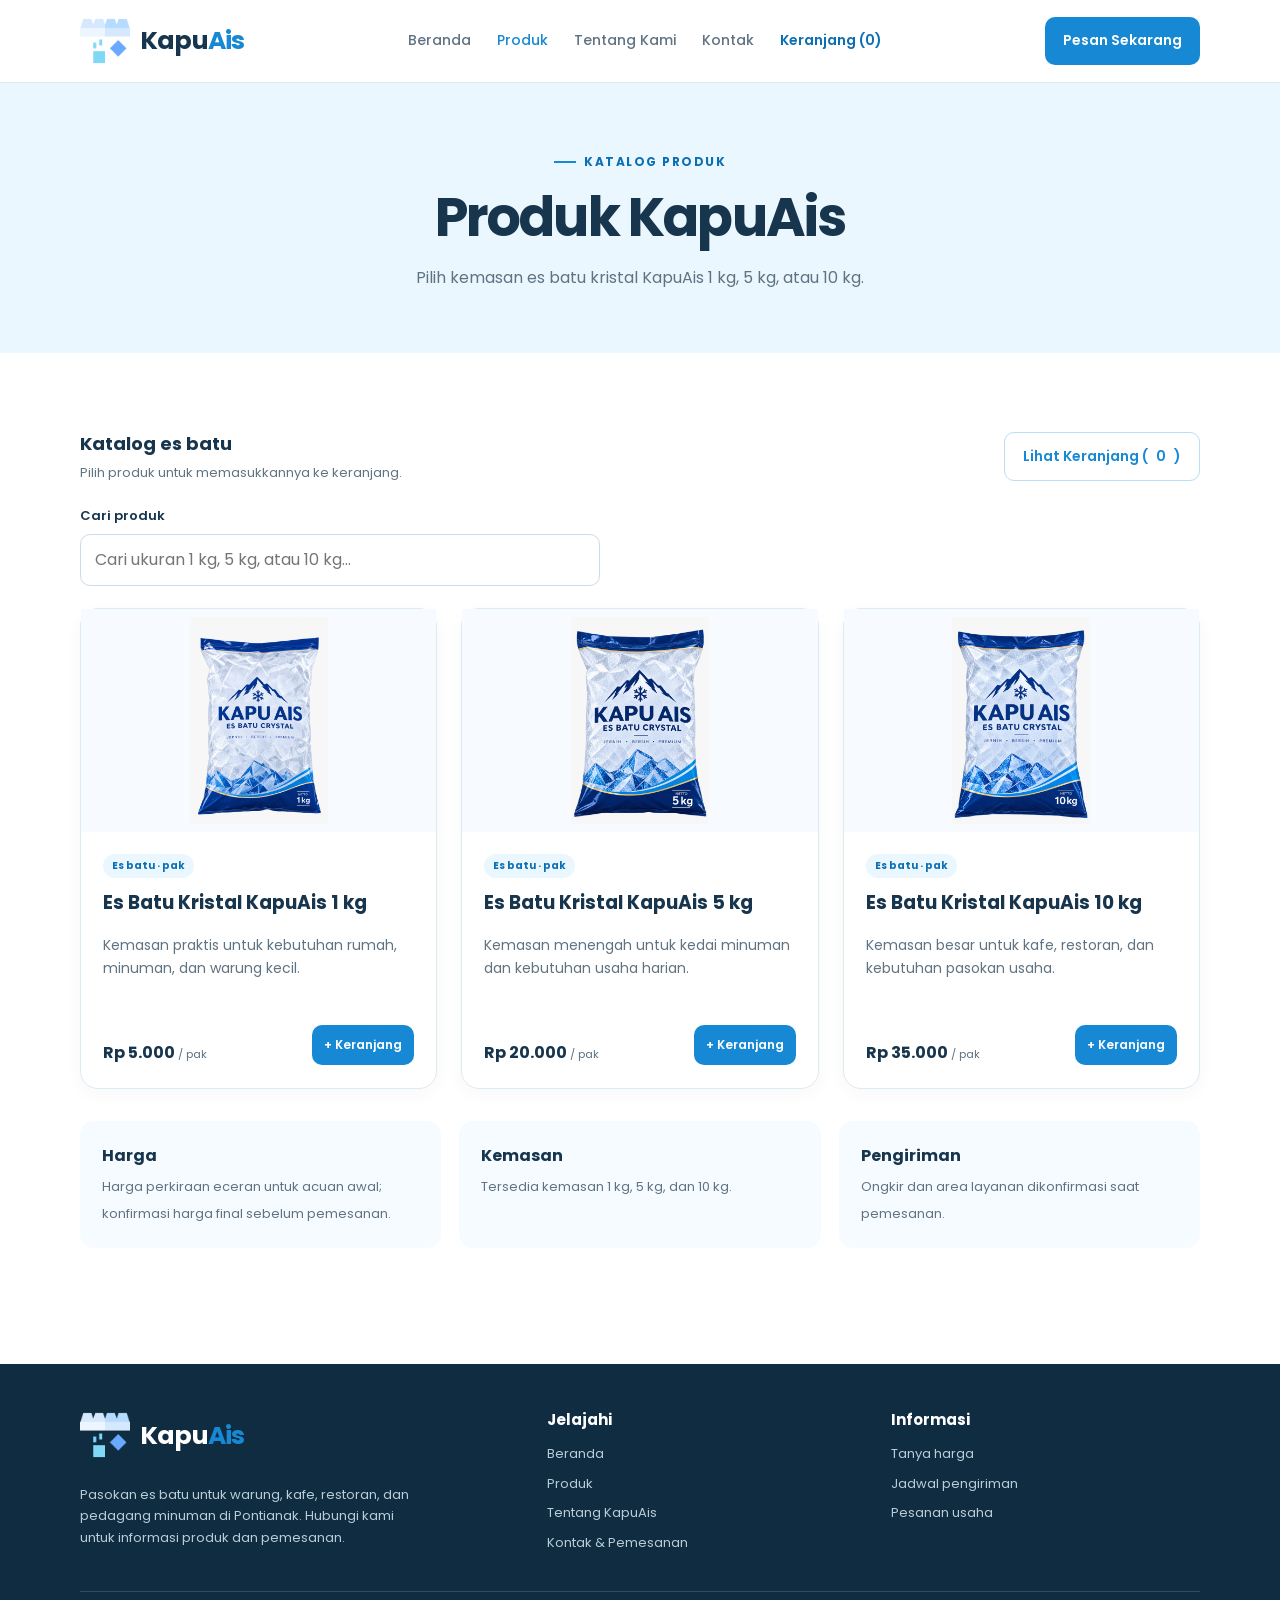
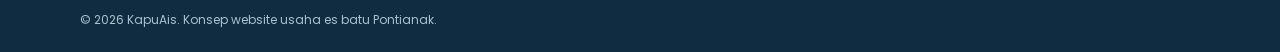
<file: KapuAis-Website-Final/KAPUAIS/store.html>
<!DOCTYPE html>
<html lang="id">
<head>
  <meta charset="UTF-8">
  <meta name="viewport" content="width=device-width, initial-scale=1.0">
  <meta name="description" content="Informasi produk dan pemesanan es batu KapuAis di Pontianak.">
  <meta name="theme-color" content="#1688d4">

  <title>Produk | KapuAis</title>

  <link rel="preconnect" href="https://fonts.googleapis.com">
  <link rel="preconnect" href="https://fonts.gstatic.com" crossorigin>
  <link href="https://fonts.googleapis.com/css2?family=Poppins:wght@400;500;600;700&display=swap" rel="stylesheet">
  <link rel="stylesheet" href="style.css">

  <!-- Perbaikan tampilan kartu produk -->
  <style>
    /* Susunan kartu katalog */
    #productCatalog {
      display: grid;
      grid-template-columns: repeat(3, minmax(0, 1fr));
      align-items: stretch;
      gap: 24px;
      overflow: visible;
    }

    /* Mencegah kartu terpotong */
    #productCatalog > * {
      box-sizing: border-box;
      min-width: 0;
      min-height: 0;
      height: auto;
      overflow: visible;
    }

    /* Gambar produk */
    #productCatalog img {
      display: block;
      max-width: 100%;
      height: 240px;
      width: 100%;
      object-fit: contain;
      object-position: center;
      margin: 0 auto;
    }

    /* Kartu produk mengikuti tinggi isinya */
    #productCatalog .product-card {
      display: flex;
      flex-direction: column;
      height: auto;
      min-height: 0;
      overflow: visible;
      box-sizing: border-box;
    }

    /* Informasi produk */
    #productCatalog .product-info {
      display: flex;
      flex-direction: column;
      flex: 1 1 auto;
      height: auto;
      min-height: 0;
      overflow: visible;
      box-sizing: border-box;
    }

    /* Harga dan tombol tidak diposisikan secara absolut */
    #productCatalog .product-price,
    #productCatalog .product-actions {
      position: static;
      flex-shrink: 0;
    }

    #productCatalog .product-price {
      margin-top: auto;
      padding-top: 16px;
    }

    #productCatalog .product-actions {
      display: flex;
      flex-wrap: wrap;
      align-items: center;
      gap: 10px;
      margin-top: 12px;
    }

    /* Tablet */
    @media (max-width: 900px) {
      #productCatalog {
        grid-template-columns: repeat(2, minmax(0, 1fr));
        gap: 18px;
      }
    }

    /* HP */
    @media (max-width: 600px) {
      #productCatalog {
        grid-template-columns: minmax(0, 1fr);
        gap: 20px;
      }

      #productCatalog img {
        height: 220px;
      }
    }
  </style>
</head>

<body>

<header class="site-header">
  <div class="container nav-wrap">
    <a class="brand" href="index.html" aria-label="KapuAis beranda">
      <img src="images/logokapuais.jpeg" alt="" width="50px">
      <span class="brand-name">Kapu<span>Ais</span></span>
    </a>

    <nav aria-label="Navigasi utama">
      <a href="index.html">Beranda</a>
      <a href="store.html" class="active">Produk</a>
      <a href="about.html">Tentang Kami</a>
      <a href="contact.html">Kontak</a>
      <a href="cart.html" class="cart-nav">
        Keranjang (<span data-cart-count>0</span>)
      </a>
    </nav>

    <a class="btn" href="contact.html">Pesan Sekarang</a>
  </div>
</header>

<main>

  <section class="page-hero">
    <div class="container">
      <span class="eyebrow">Katalog Produk</span>
      <h1>Produk KapuAis</h1>
      <p>Pilih kemasan es batu kristal KapuAis 1 kg, 5 kg, atau 10 kg.</p>
    </div>
  </section>

  <section class="section">
    <div class="container">

      <div class="catalog-toolbar">
        <div>
          <strong>Katalog es batu</strong>
          <p>Pilih produk untuk memasukkannya ke keranjang.</p>
        </div>

        <a class="btn btn-outline" href="cart.html">
          Lihat Keranjang (<span data-cart-count>0</span>)
        </a>
      </div>

      <label class="catalog-search-label" for="productSearch">
        Cari produk
      </label>

      <input
        class="catalog-search"
        id="productSearch"
        type="search"
        placeholder="Cari ukuran 1 kg, 5 kg, atau 10 kg..."
        autocomplete="off"
      >

      <p id="shopStatus" class="form-help" role="status" aria-live="polite"></p>

      <!-- Produk tetap dimuat dari shop.js -->
      <div class="cards" id="productCatalog" aria-live="polite"></div>

      <div class="info-strip">
        <div class="info-box">
          <strong>Harga</strong>
          <span>Harga perkiraan eceran untuk acuan awal; konfirmasi harga final sebelum pemesanan.</span>
        </div>

        <div class="info-box">
          <strong>Kemasan</strong>
          <span>Tersedia kemasan 1 kg, 5 kg, dan 10 kg.</span>
        </div>

        <div class="info-box">
          <strong>Pengiriman</strong>
          <span>Ongkir dan area layanan dikonfirmasi saat pemesanan.</span>
        </div>
      </div>

    </div>
  </section>

</main>

<footer class="site-footer">
  <div class="container">

    <div class="footer-grid">
      <div>
        <a class="brand" href="index.html">
          <img src="images/logokapuais.jpeg" alt="" width="50px">
          <span class="brand-name">Kapu<span>Ais</span></span>
        </a>

        <p>
          Pasokan es batu untuk warung, kafe, restoran, dan pedagang minuman
          di Pontianak. Hubungi kami untuk informasi produk dan pemesanan.
        </p>
      </div>

      <div>
        <h3>Jelajahi</h3>
        <div class="footer-links">
          <a href="index.html">Beranda</a>
          <a href="store.html">Produk</a>
          <a href="about.html">Tentang KapuAis</a>
          <a href="contact.html">Kontak &amp; Pemesanan</a>
        </div>
      </div>

      <div>
        <h3>Informasi</h3>
        <div class="footer-links">
          <a href="contact.html">Tanya harga</a>
          <a href="contact.html">Jadwal pengiriman</a>
          <a href="contact.html">Pesanan usaha</a>
        </div>
      </div>
    </div>

    <div class="copyright">
      © 2026 KapuAis. Konsep website usaha es batu Pontianak.
    </div>

  </div>
</footer>

<script src="shop.js"></script>

</body>
</html>
</file>
<file: KapuAis-Website-Final/KAPUAIS/style.css>
:root {
  --navy: #17354d;
  --blue: #1688d4;
  --blue-dark: #0d6fb3;
  --ice: #eaf7ff;
  --pale: #f6fbff;
  --text: #243746;
  --muted: #607382;
  --line: #dceaf2;
  --white: #ffffff;
  --shadow: 0 12px 32px rgba(23, 53, 77, .08);
}
* { box-sizing: border-box; }
html { scroll-behavior: smooth; }
body {
  margin: 0;
  color: var(--text);
  background: var(--white);
  font-family: 'Poppins', Arial, sans-serif;
  line-height: 1.65;
}
a { color: inherit; }
img { max-width: 100%; display: block; }
.container { width: min(1120px, calc(100% - 40px)); margin: 0 auto; }
.site-header {
  position: sticky; top: 0; z-index: 20;
  background: rgba(255,255,255,.96);
  border-bottom: 1px solid var(--line);
  backdrop-filter: blur(12px);
}
.nav-wrap {
  min-height: 82px; display: flex; align-items: center;
  justify-content: space-between; gap: 24px;
}
.brand { display: inline-flex; align-items: center; gap: 10px; text-decoration: none; }
.brand-mark {
  width: 42px; height: 42px; display: grid; place-items: center;
  border-radius: 13px; color: white; background: var(--blue);
  font-size: 22px; font-weight: 700;
}
.brand-name { color: var(--navy); font-size: 25px; font-weight: 700; letter-spacing: -.8px; }
.brand-name span { color: var(--blue); }
nav { display: flex; align-items: center; gap: 26px; }
nav a { color: var(--muted); text-decoration: none; font-size: 14px; font-weight: 500; }
nav a:hover, nav a.active { color: var(--blue); }
.btn {
  display: inline-flex; align-items: center; justify-content: center; gap: 8px;
  border: 0; border-radius: 10px; padding: 12px 18px;
  background: var(--blue); color: white; font: inherit; font-size: 14px;
  font-weight: 600; text-decoration: none; cursor: pointer; transition: .2s ease;
}
.btn:hover { background: var(--blue-dark); transform: translateY(-1px); }
.btn-outline { color: var(--blue); background: white; border: 1px solid #b9def5; }
.btn-outline:hover { color: white; }
.hero {
  background: linear-gradient(115deg, var(--pale) 0%, var(--ice) 100%);
  padding: 76px 0 72px; overflow: hidden;
}
.hero-grid { display: grid; grid-template-columns: 1.02fr .98fr; gap: 56px; align-items: center; }
.eyebrow {
  display: inline-flex; align-items: center; gap: 8px; color: var(--blue-dark);
  font-size: 12px; font-weight: 700; letter-spacing: 1.5px; text-transform: uppercase;
}
.eyebrow::before { content: ""; width: 22px; height: 2px; background: var(--blue); }
h1, h2, h3, p { margin-top: 0; }
h1 { color: var(--navy); font-size: clamp(36px, 4.2vw, 56px); line-height: 1.13; letter-spacing: -1.8px; margin: 16px 0; }
h2 { color: var(--navy); font-size: clamp(27px, 3vw, 36px); line-height: 1.25; letter-spacing: -.8px; margin-bottom: 14px; }
h3 { color: var(--navy); line-height: 1.35; }
.lead { color: var(--muted); font-size: 17px; max-width: 550px; margin-bottom: 26px; }
.button-row { display: flex; flex-wrap: wrap; gap: 12px; }
.hero-photo {
  position: relative; border-radius: 26px; min-height: 380px; overflow: hidden;
  background: linear-gradient(145deg, #d5f0ff, #72bce9 55%, #eaf7ff);
  box-shadow: var(--shadow);
}
.hero-photo img { width: 100%; height: 420px; object-fit: cover; }
.photo-note {
  position: absolute; bottom: 18px; left: 18px; right: 18px;
  padding: 14px 17px; border: 1px solid rgba(255,255,255,.65);
  border-radius: 14px; color: var(--navy); background: rgba(255,255,255,.9);
  backdrop-filter: blur(10px); font-size: 13px; font-weight: 500;
}
.section { padding: 76px 0; }
.section-soft { background: var(--pale); }
.section-head { max-width: 650px; margin: 0 auto 34px; text-align: center; }
.section-head p { color: var(--muted); margin-bottom: 0; }
.cards { display: grid; grid-template-columns: repeat(3, 1fr); gap: 22px; }
.card {
  border: 1px solid var(--line); border-radius: 18px; overflow: hidden;
  background: white; box-shadow: 0 5px 18px rgba(23,53,77,.035);
}
.card-image { height: 205px; overflow: hidden; background: var(--ice); }
.card-image img { width: 100%; height: 100%; object-fit: cover; transition: transform .3s ease; }
.card:hover .card-image img { transform: scale(1.04); }
.card-body { padding: 22px; }
.card-body p { color: var(--muted); font-size: 14px; margin-bottom: 16px; }
.text-link { color: var(--blue-dark); font-size: 14px; font-weight: 600; text-decoration: none; }
.features { display: grid; grid-template-columns: repeat(3, 1fr); gap: 26px; }
.feature { padding: 24px; border: 1px solid var(--line); border-radius: 16px; background: white; }
.feature-icon {
  width: 48px; height: 48px; display: grid; place-items: center;
  border-radius: 14px; background: var(--ice); color: var(--blue); font-size: 23px;
  margin-bottom: 16px;
}
.feature p { color: var(--muted); font-size: 14px; margin-bottom: 0; }
.cta {
  padding: 38px; display: flex; align-items: center; justify-content: space-between;
  gap: 28px; border-radius: 22px; color: white;
  background: linear-gradient(120deg, var(--navy), #1b6592);
}
.cta h2 { color: white; margin-bottom: 8px; }
.cta p { color: #d9edf9; margin-bottom: 0; }
.cta .btn { color: var(--navy); background: white; flex-shrink: 0; }
.page-hero { padding: 62px 0; background: var(--ice); text-align: center; }
.page-hero p { max-width: 650px; margin: 0 auto; color: var(--muted); }
.about-grid { display: grid; grid-template-columns: .9fr 1.1fr; align-items: center; gap: 44px; }
.about-visual {
  min-height: 330px; border-radius: 22px; padding: 32px;
  background: linear-gradient(145deg, var(--ice), #c6eaff);
  display: flex; flex-direction: column; justify-content: center; align-items: center; text-align: center;
}
.about-visual .big-brand { font-size: clamp(42px, 5vw, 65px); font-weight: 700; color: var(--navy); letter-spacing: -2px; }
.big-brand span { color: var(--blue); }
.about-visual p { color: var(--muted); max-width: 270px; }
.about-copy p { color: var(--muted); }
.info-strip { display: grid; grid-template-columns: repeat(3, 1fr); gap: 18px; margin-top: 32px; }
.info-box { padding: 22px; background: var(--pale); border-radius: 14px; }
.info-box strong { display: block; color: var(--navy); margin-bottom: 4px; }
.info-box span { color: var(--muted); font-size: 13px; }
.contact-grid { display: grid; grid-template-columns: .9fr 1.1fr; gap: 28px; align-items: start; }
.contact-panel, .form-panel { padding: 28px; border: 1px solid var(--line); border-radius: 18px; background: white; }
.contact-panel { background: var(--pale); }
.contact-item { margin: 22px 0; }
.contact-item strong { display: block; color: var(--navy); }
.contact-item span { color: var(--muted); font-size: 14px; }
label { display: block; margin: 15px 0 7px; color: var(--navy); font-size: 13px; font-weight: 600; }
input, select, textarea {
  width: 100%; padding: 12px 13px; border: 1px solid #cddde7; border-radius: 9px;
  color: var(--text); font: inherit; font-size: 14px; background: white;
}
textarea { min-height: 105px; resize: vertical; }
.form-help { color: var(--muted); font-size: 12px; margin: 12px 0 0; }
.site-footer { background: #102c40; color: #d4e5ef; padding: 46px 0 22px; margin-top: 40px; }
.footer-grid { display: grid; grid-template-columns: 1.4fr 1fr 1fr; gap: 34px; }
.site-footer .brand-name { color: white; }
.site-footer p { max-width: 330px; color: #b8cdd9; font-size: 13px; margin-top: 15px; }
.site-footer h3 { color: white; font-size: 15px; margin-bottom: 13px; }
.footer-links { display: grid; gap: 8px; }
.footer-links a { color: #b8cdd9; font-size: 13px; text-decoration: none; }
.footer-links a:hover { color: white; }
.copyright { border-top: 1px solid rgba(255,255,255,.14); padding-top: 18px; margin-top: 30px; color: #a9c0cf; font-size: 12px; }
@media (max-width: 800px) {
  .nav-wrap { padding: 14px 0; flex-wrap: wrap; }
  nav { order: 3; width: 100%; gap: 18px; flex-wrap: wrap; }
  .nav-wrap > .btn { margin-left: auto; }
  .hero { padding: 48px 0; }
  .hero-grid, .about-grid, .contact-grid { grid-template-columns: 1fr; gap: 28px; }
  .hero-photo, .hero-photo img { min-height: 270px; height: 300px; }
  .cards, .features { grid-template-columns: 1fr 1fr; }
  .cta { align-items: flex-start; flex-direction: column; padding: 28px; }
  .footer-grid { grid-template-columns: 1fr 1fr; }
}
@media (max-width: 540px) {
  .container { width: min(100% - 28px, 1120px); }
  .brand-name { font-size: 22px; }
  .nav-wrap > .btn { padding: 9px 12px; font-size: 12px; }
  nav { gap: 14px; }
  nav a { font-size: 12px; }
  .cards, .features, .info-strip, .footer-grid { grid-template-columns: 1fr; }
  .section { padding: 54px 0; }
  .card-image { height: 190px; }
  .contact-panel, .form-panel { padding: 21px; }
}

/* Katalog, keranjang, dan checkout KapuAis */
.cart-nav { color: var(--blue-dark) !important; font-weight: 600 !important; }
.catalog-toolbar { display: flex; justify-content: space-between; align-items: center; gap: 20px; margin-bottom: 22px; }
.catalog-toolbar strong { color: var(--navy); font-size: 18px; }
.catalog-toolbar p { margin: 3px 0 0; color: var(--muted); font-size: 13px; }
.product-placeholder { min-height: 205px; display: grid; place-items: center; padding: 18px; text-align: center; color: #47728c; background: linear-gradient(145deg, #eaf7ff, #d8effc); border-bottom: 1px dashed #b5d9ec; font-size: 13px; }
.product-placeholder::before { content: none; }
.product-image { display: block; width: 100%; height: 245px; object-fit: contain; background: #f7fbff; padding: 8px; border: 0; }
.product-card .card-body { height: auto; }
.small-placeholder { object-fit: contain; background: #f7fbff; padding: 4px; }
.product-card .card-body { display: flex; flex-direction: column; height: calc(100% - 205px); }
.product-tag { display: inline-block; color: var(--blue-dark); background: var(--ice); border-radius: 30px; padding: 4px 9px; font-size: 10px; font-weight: 700; align-self: flex-start; margin-bottom: 12px; }
.product-buy-row { display: flex; justify-content: space-between; align-items: center; gap: 12px; margin-top: auto; padding-top: 10px; }
.product-price { color: var(--navy); font-size: 16px; }
.product-price small { color: var(--muted); font-size: 11px; font-weight: 400; }
.product-buy-row .btn { padding: 10px 12px; font-size: 12px; white-space: nowrap; }
.cart-layout, .checkout-layout { display: grid; grid-template-columns: minmax(0, 1.6fr) minmax(260px, .8fr); gap: 28px; align-items: start; }
.cart-items { min-width: 0; }
.cart-item { display: flex; gap: 18px; align-items: center; padding: 18px 0; border-bottom: 1px solid var(--line); }
.small-placeholder { min-height: 100px; width: 105px; flex: 0 0 105px; border: 0; border-radius: 12px; font-size: 11px; }
.small-placeholder::before { font-size: 20px; }
.cart-item-info { flex: 1; min-width: 0; }
.cart-item-info h3 { margin-bottom: 5px; font-size: 16px; }
.cart-item-info p { color: var(--muted); font-size: 13px; margin-bottom: 9px; }
.line-total { color: var(--navy); white-space: nowrap; font-size: 14px; }
.quantity-control { display: flex; align-items: center; gap: 10px; flex-wrap: wrap; }
.quantity-control button { min-width: 30px; height: 30px; border: 1px solid var(--line); border-radius: 7px; background: white; color: var(--navy); cursor: pointer; font: inherit; }
.quantity-control .remove-item { border: 0; color: #b42318; font-size: 12px; }
.cart-summary { border: 1px solid var(--line); border-radius: 16px; padding: 24px; background: var(--pale); }
.cart-summary h2 { font-size: 22px; }
.summary-row { display: flex; justify-content: space-between; gap: 15px; padding: 10px 0; border-bottom: 1px solid var(--line); font-size: 13px; }
.summary-row strong { color: var(--navy); text-align: right; }
.summary-total { margin-top: 5px; font-size: 15px; }
.btn-full { width: 100%; margin-top: 14px; }
.continue-shopping { display: inline-block; margin-top: 18px; }
.empty-cart { text-align: center; border: 1px dashed #b9d8e9; border-radius: 18px; padding: 48px 20px; background: var(--pale); }
.empty-cart-icon { font-size: 40px; margin-bottom: 10px; }
.empty-cart h2 { font-size: 24px; }
.empty-cart p { color: var(--muted); }
.checkout-layout .form-panel { padding: 28px; }
.checkout-layout .form-panel .btn { margin-top: 18px; }
.checkout-summary { position: sticky; top: 105px; }
.payment-note { margin: 20px 0 16px; padding: 14px; border-radius: 10px; background: #fff8e6; color: #775b16; font-size: 12px; }
@media (max-width: 800px) { .cart-layout, .checkout-layout { grid-template-columns: 1fr; } .checkout-summary { position: static; } }
@media (max-width: 540px) { .catalog-toolbar { align-items: flex-start; flex-direction: column; } .cart-item { align-items: flex-start; flex-wrap: wrap; } .line-total { margin-left: auto; } .small-placeholder { width: 82px; flex-basis: 82px; min-height: 82px; } .product-buy-row { align-items: flex-start; flex-direction: column; } }

/* Area foto yang sengaja dikosongkan agar pemilik dapat menambahkan foto sendiri. */
.home-photo-placeholder,
.home-card-photo-placeholder {
  display: flex;
  align-items: center;
  justify-content: center;
  text-align: center;
  color: #39718f;
  background: linear-gradient(135deg, #eaf8ff, #d9f0ff);
  border: 0;
  padding: 8px;
  object-fit: contain;
  background: #f7fbff;
  min-height: 190px;
  border-radius: 14px;
}
.home-photo-placeholder { min-height: 320px; height: 100%; }
.home-card-photo-placeholder { min-height: 150px; border-radius: 0; }
.catalog-search-label { display: block; margin: 22px 0 7px; font-weight: 600; }
.catalog-search { display: block; width: 100%; max-width: 520px; padding: 12px 14px; border: 1px solid #cbdce8; border-radius: 10px; font: inherit; margin-bottom: 22px; }
.product-card[hidden] { display: none !important; }
</file>
